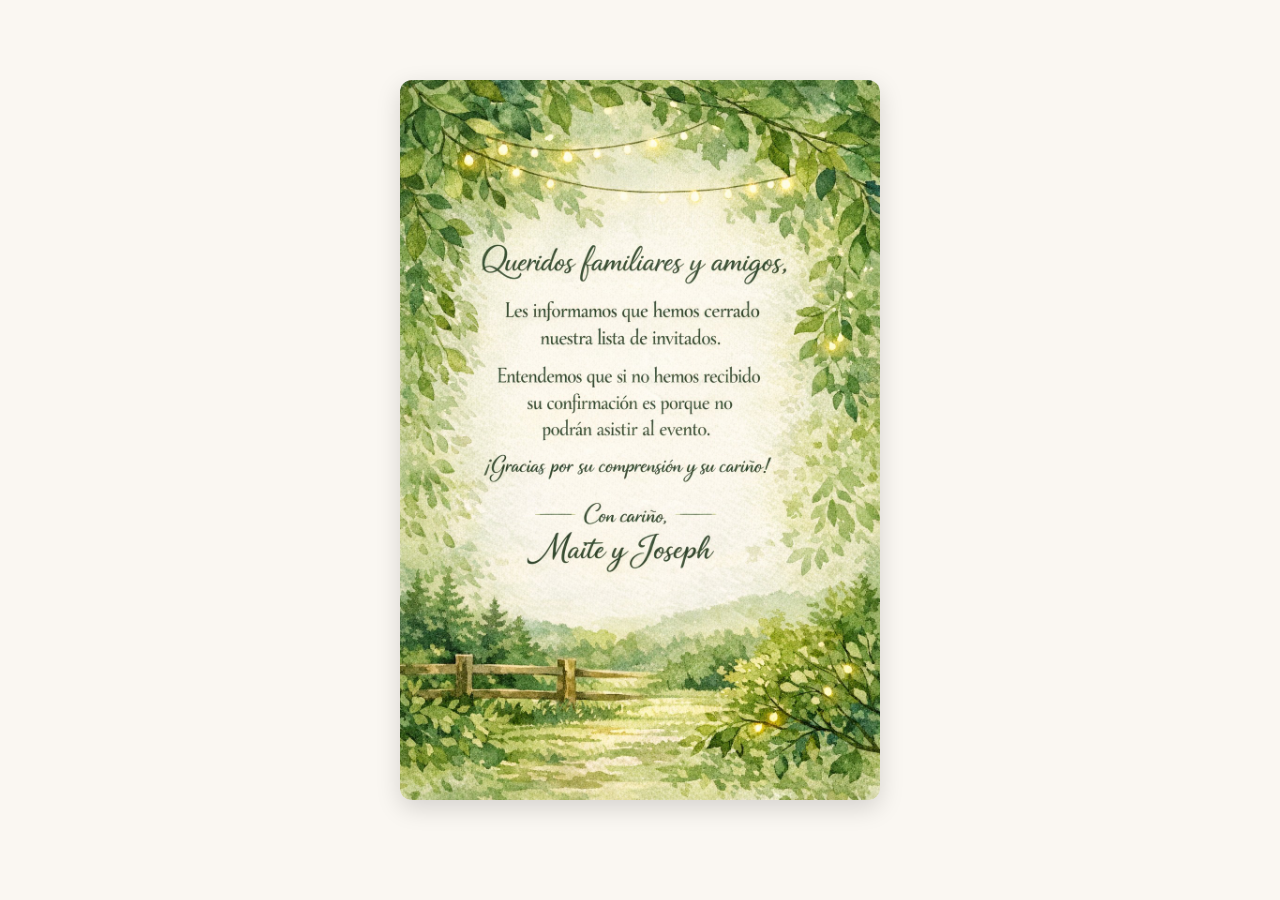
<file: index.html>
<!DOCTYPE html>
<html lang="en">
<head>
  <meta charset="UTF-8" />
  <title>Nuestra Boda</title>
  <meta name="viewport" content="width=device-width, initial-scale=1.0" />
  <style>
    /* Make the page fill the screen and center content */
    body {
      margin: 0;
      min-height: 100vh;
      display: flex;
      flex-direction: column;
      justify-content: center;
      align-items: center;
      background-color: #faf7f2; /* soft background color */
      font-family: system-ui, -apple-system, BlinkMacSystemFont, "Segoe UI", sans-serif;
    }

    .container {
      text-align: center;
      padding: 1.5rem;
    }

    .message-image {
      max-width: 90vw;
      max-height: 80vh;
      height: auto;
      border-radius: 12px;
      box-shadow: 0 8px 24px rgba(0, 0, 0, 0.15);
    }

    .caption {
      margin-top: 1rem;
      font-size: 1rem;
      color: #444;
    }
  </style>
</head>
<body>
  <div class="container">
    <!-- Put your image file (e.g. message.jpg) in the same folder as index.html -->
    <img src="assets/Closed_save_date.jpeg" alt="Message from the bride and groom" class="message-image" />
    <!-- Optional text under the picture -->
    <p class="caption"></p>
  </div>
</body>
</html>
</file>
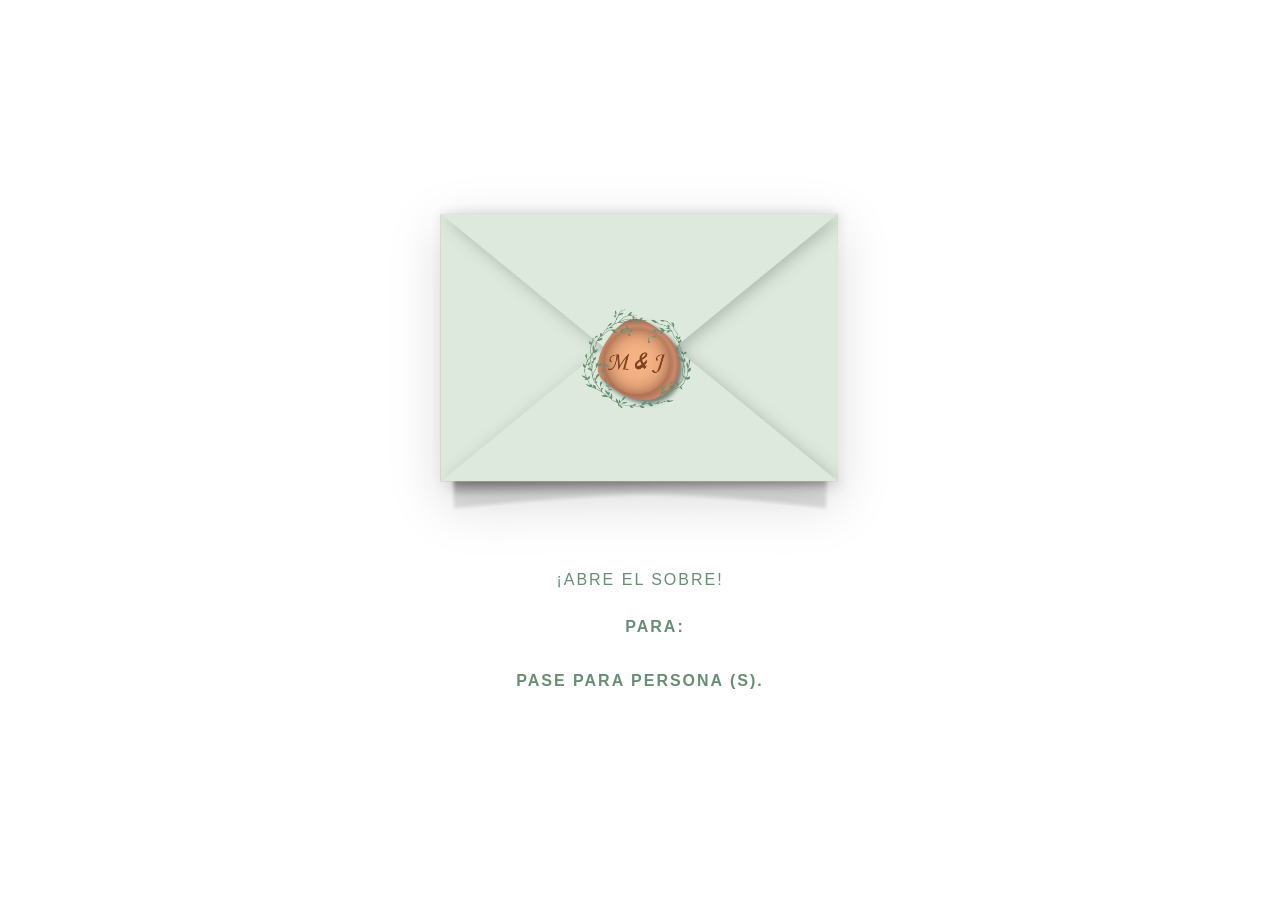
<file: invitacion/index.html>
<!DOCTYPE html>
<html lang="en">
<head>
    <meta charset="UTF-8">
    <meta name="viewport" content="width=device-width, initial-scale=1.0">
    <link rel="icon" type="image/png" href="assets/signature.png">
    <title>Boda Maite & Joseph</title>
    <link rel="stylesheet" href="style.css">
    <link href="https://fonts.googleapis.com/css2?family=Cinzel&family=Great+Vibes&family=Montserrat:wght@300;400&display=swap" rel="stylesheet">
</head>
<body>

    <canvas id="sparkleCanvas"></canvas>

    <div id="envelope-wrapper">
        <div class="envelope-container" onclick="openEnvelope()">
            <img src="assets/closed_envelope.png" alt="Wedding Invitation" class="envelope-img">
        </div>
        <p class="tap-hint">¡Abre el Sobre!</p>
        <h3 class="tap-hint guest-line" style="margin-left: 30px; text-align: center;"><strong>PARA:</strong> <span id="guest-name"></span></h3>
        <h3 class="tap-hint">Pase para <strong id="guest-count"></strong> persona (s).</h3>
    </div>

    <main id="main-content" class="hidden">
        
        <section class="reveal-section wedding-page hero-section">
            <div class="watermark-container">
                <img src="assets/V9_blackwhite.jpg" alt="Maite and Joseph" class="watermark-img">
            </div>
            <div class="content-box hero-text">
                
                <h1>MAITE & JOSEPH</h1>
                <div class="date-box">
                    <hr> <span>Abril 18 2026</span> <hr>
                </div>
            </div>
        </section>

        <section class="reveal-section wedding-page program-section">
            <div class="content-box">
                <h2 class="script-font">Nuestro Día</h2>

                <div class="program-img-container">
                    <img src="assets/signature.png" alt="Wedding Icon" class="program-icon">
                </div>
                        <p> <strong>11:30 AM </strong>Ceremonia</p>
                <p><strong>13:00 PM </strong> Brindis de Bienvenida</p>
                <p><strong>14:30 PM </strong> Almuerzo</p>
                <p><strong>16:00 PM </strong> Celebración</p>
                <p><strong>22:00 PM </strong> Gran Despedida</p>
            </div>
        </section>


        <section class="reveal-section wedding-page">
            <div class="content-box">
                <h2 class="script-font">Código de Vestimenta</h2>
                <p>Vestimenta formal es requerida.</p>
                <p> Agradecemos evitar los siguientes colores:</p>
                <div class="color-dots">
                    <span style="background: #ffff;"></span>
                    <span style="background: #688E74;"></span>
                    <span style="background: #9E3A26;"></span>
                    <span style="background: #000042;"></span>
                    <span style="background: #ffd5c2;"></span>
                </div>

                <div class="attire-gallery">
                    <div class="attire-item">
                        <img src="assets/dress_code.png" alt="Formal Dress Example" class="attire-img">
                    </div>
                </div>

            </div>
        </section>

        <section class="reveal-section wedding-page">
            <div class="content-box venue-layout">
                <div class="venue-text">
                    <h2 class="script-font">Ceremonia y Recepción</h2>
                    <p><strong>Casa de Retiro San Francisco de Sales</strong></p>
                    <p>La Ceremonia Eclesiástica iniciará <strong>puntualmente a las 11h30 am</strong> .</p>
                    <p>Al finalizar, continuaremos la celebración en el mismo lugar, donde compartiremos una tarde especial juntos.</p>
                    
                    <div class="location-container">
                        <a href="https://maps.app.goo.gl/Pzi6jdgbTxBAXGPC9" target="_blank" class="location-link">
                            <span class="location-icon">📍</span> Ver ubicación.
                        </a>
                    </div>
                </div>
                <div class="venue-gallery">
                    <img src="assets/casa_retiro2.webp" alt="Church Interior" class="venue-img-small">
                    <img src="assets/casa_retiro.webp" alt="Church Exterior" class="venue-img-small">
                </div>
            </div>
        </section>

        <section class="reveal-section wedding-page gift-section">
            <div class="content-box">
                <h2 class="script-font">Regalos</h2>
                <h3 class="emma-thanks"><strong>Emma agradece tu detalle.</strong></h3>
                <p class="info-text">Aquí encontrarás la información correspondiente:</p>
                
                <div class="gift-container">
                    <div class="bank-details">
                        <h2 class="bank-title">Cuenta de Ahorros</h2>
                        <p class="bank-info">Banco Pichincha</p>
                        <p class="bank-info"><strong>2200053885</strong></p>
                        <p class="bank-info">Joseph Leines</p>
                        <p class="bank-info">CI:1721543088</p>
                        
                    </div>

                    <div class="emma-picture">
                        <div class="emma-item">
                            <img src="assets/Vertical/emma-transparente.png" alt="Emma" class="emma-img rotated">
                        </div>
                    </div>
                </div>
            </div>
        </section>

        <section class="reveal-section wedding-page">
            <div class="content-box">
                <h2 class="script-font">¡Te esperamos!</h2>
                <p> ¡Si tienes alguna duda, no dudes en escribirnos!</p>
            </div>
        </section>

    </main>

    <script src="script.js"></script>
</body>
</html>
</file>
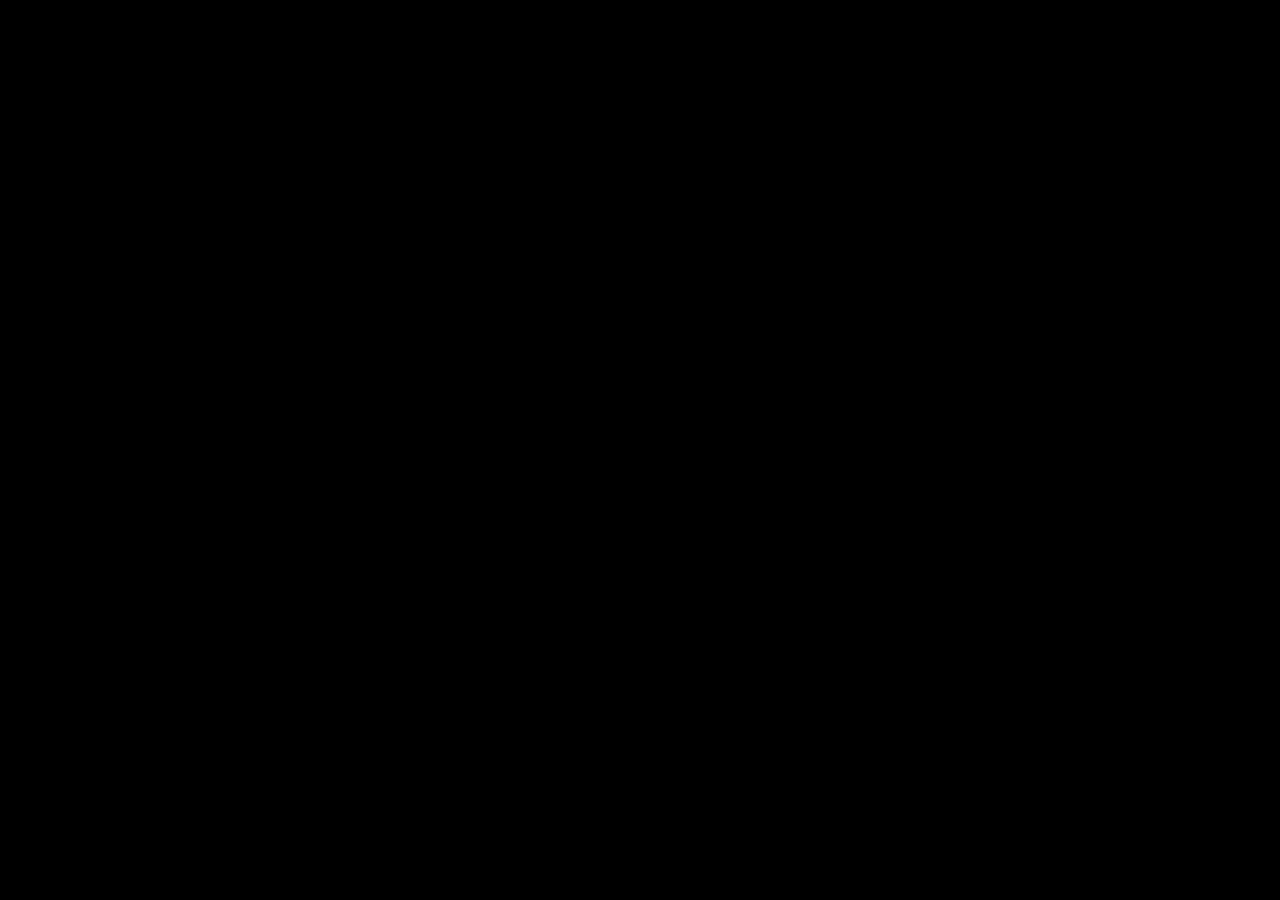
<file: index-en.html>
<!DOCTYPE html>
<html lang="en">
<head>
  <meta charset="UTF-8" />
  <meta name="viewport" content="width=device-width, initial-scale=1.0" />
  <title>Our Wedding | Mai & Joseph</title>

  <!-- Google Font -->
  <link href="https://fonts.googleapis.com/css2?family=Playfair+Display:wght@400;600&family=Inter:wght@300;400;500&display=swap" rel="stylesheet">

  <link rel="stylesheet" href="style_en.css" />
</head>
<body>
  <!-- INTRO VIDEO -->
  <div id="intro">
  <video
    id="introVideoDesktop"
    class="video-desktop"
    autoplay
    muted
    playsinline
    preload="auto"
  >
    <source src="assets/envelope-opening.mp4" type="video/mp4">
  </video>

    <!-- Mobile video -->
  <video
    id="introVideoMobile"
    autoplay
    muted
    playsinline
    preload="auto"
    class="video-mobile"
  >
    <source src="assets/envelope-opening_phone.mp4" type="video/mp4">
  </video>

  <div id="flash"></div>
</div>

  <div id="mainContent" class="hidden">
    <div class="card-wrapper">

      <main class="layout">
        <!-- Decorative stripe -->
        <div class="inner-stripe">
          <span class="vertical-text">MAITE <em>&</em> JOSEPH</span>
        </div>

        <!-- Main content -->
        <section class="content">

          <div class="photo-column">
            <img src="assets/photo6.jpg" alt="Joseph and Mai">
            <img src="assets/photo2.jpg" alt="Joseph and Mai">
            <img src="assets/photo3.jpg" alt="Joseph and Mai">
          </div>

          <div class="text-block">
            <h1>¿Would you join us?</h1>
            <p class="date">April 18, 2026</p>
            <p class="location">Quito, Ecuador</p>
            <p class="note">¡Please, RSVP by filling up your name and phone number!</p>
          </div>

        </section>
      </main>

      <!-- NEW mobile-only image between white box and reply card -->
      <img
        src="assets/mobile-between.png"
        alt="Decoración"
        class="mobile-divider"
      >

      <!-- Envelope (decorative, outside card) -->

      <img src="assets/envelope2.png" alt="Envelope" class="envelope">
      

      <div class="reply-card">

        <img src="assets/reply-card_en.png" alt="Reply Card">

        <form class="reply-form" action="https://docs.google.com/forms/u/0/d/e/1FAIpQLSdnaJiKeTx0etZIDdYv7ZSRSZWpXaZUeWzo4Hgn-O0CDZYRjw/formResponse" method="POST" target="_blank">

          <!-- Yes / No -->
          <label class="checkbox yes">
            <input type="radio" name="entry.877086558" value="YES">
          </label>

          <label class="checkbox no">
            <input type="radio" name="entry.877086558" value="NO">
          </label>

          <!-- Names -->
          <input
            type="text"
            name="entry.1498135098"
            class="name-input"
            placeholder="Your Name"
            required
          >

          <!-- Phone -->
          <input
            type="tel"
            name="entry.1411104922"  
            class="phone-input"
            placeholder="Phone number"
            required
          >

          <button type="submit" class="submit-btn">Send</button>

        </form>

      </div>
    </div>
  </div>

<script src="script.js"></script>

</body>
</html>
</file>
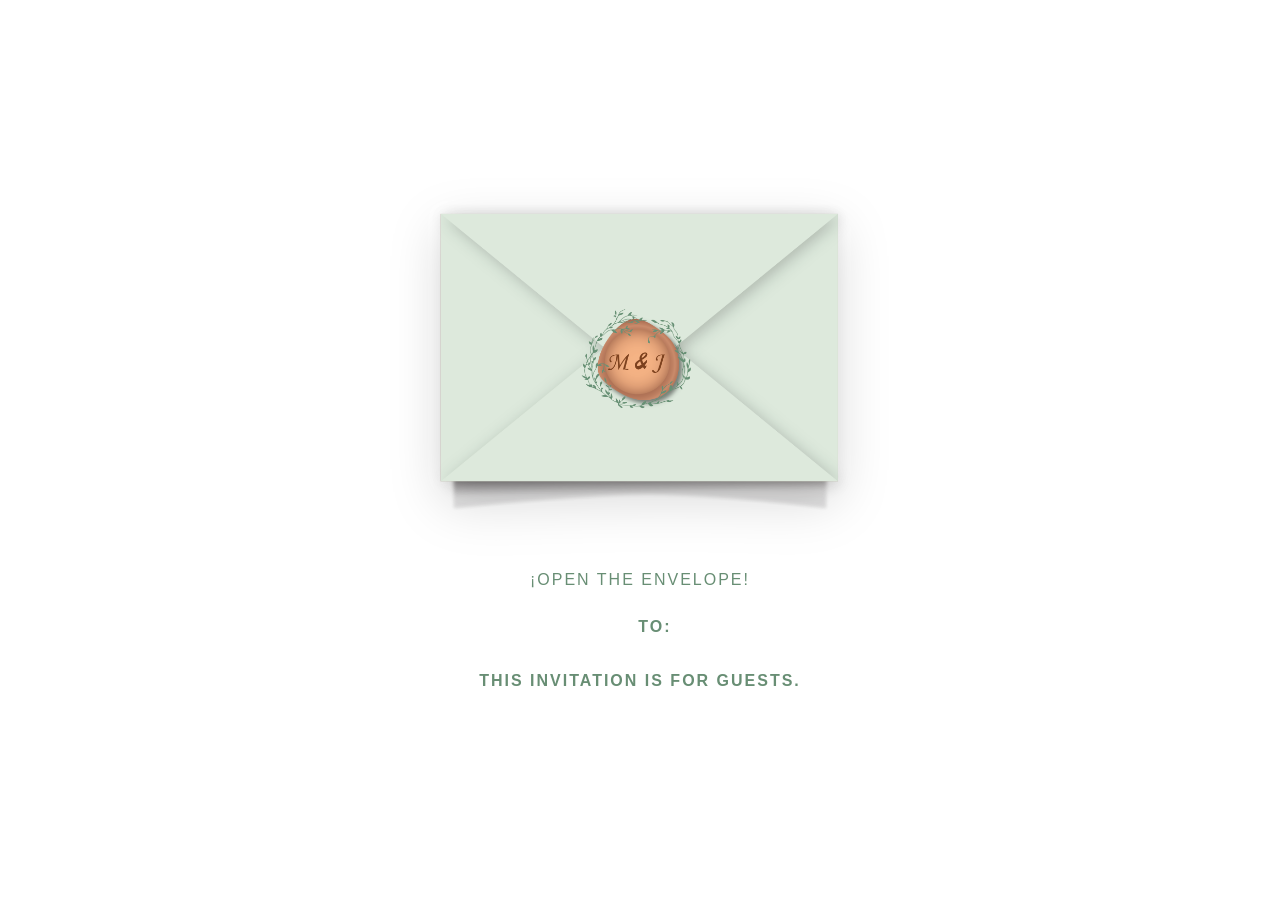
<file: invitacion/index -en.html>
<!DOCTYPE html>
<html lang="en">
<head>
    <meta charset="UTF-8">
    <meta name="viewport" content="width=device-width, initial-scale=1.0">
    <link rel="icon" type="image/png" href="assets/logo2.png">
    <title>Maite & Joseph Wedding</title>
    <link rel="stylesheet" href="style-en.css">
    <link href="https://fonts.googleapis.com/css2?family=Cinzel&family=Great+Vibes&family=Montserrat:wght@300;400&display=swap" rel="stylesheet">
</head>
<body>

    <canvas id="sparkleCanvas"></canvas>

    <div id="envelope-wrapper">
        <div class="envelope-container" onclick="openEnvelope()">
            <img src="assets/closed_envelope.png" alt="Wedding Invitation" class="envelope-img">
        </div>
        <p class="tap-hint">¡Open the envelope!</p>
        <h3 class="tap-hint guest-line" style="margin-left: 30px; text-align: center;"><strong>TO:</strong> <span id="guest-name"></span></h3>
        <h3 class="tap-hint">This invitation is for <strong id="guest-count"></strong> guests.</h3>
    </div>

    <main id="main-content" class="hidden">
        
        <section class="reveal-section wedding-page hero-section">
            <div class="watermark-container">
                <img src="assets/V9_blackwhite.jpg" alt="Maite and Joseph" class="watermark-img">
            </div>
            <div class="content-box hero-text">
                
                <h1>MAITE & JOSEPH</h1>
                <div class="date-box">
                    <hr> <span>April 18 2026</span> <hr>
                </div>
            </div>
        </section>

        <section class="reveal-section wedding-page program-section">
            <div class="content-box">
                <h2 class="script-font">Our Day</h2>

                <div class="program-img-container">
                    <img src="assets/signature.png" alt="Wedding Icon" class="program-icon">
                </div>
                        <p> <strong>11:30 AM </strong>Religious Ceremony</p>
                <p><strong>13:00 PM </strong> Welcome Toast</p>
                <p><strong>14:30 PM </strong> Lunch</p>
                <p><strong>16:00 PM </strong> Party</p>
                <p><strong>22:00 PM </strong> Farewell</p>
            </div>
        </section>


        <section class="reveal-section wedding-page">
            <div class="content-box">
                <h2 class="script-font">Dress Code</h2>
                <p>Formal attire is required.</p>
                <p>Please avoid the following colors:</p>
                <div class="color-dots">
                    <span style="background: #ffff;"></span>
                    <span style="background: #688E74;"></span>
                    <span style="background: #9E3A26;"></span>
                    <span style="background: #000042;"></span>
                    <span style="background: #ffd5c2;"></span>
                </div>

                <div class="attire-gallery">
                    <div class="attire-item">
                        <img src="assets/dress_code.png" alt="Formal Dress Example" class="attire-img">
                    </div>
                </div>

            </div>
        </section>

        <section class="reveal-section wedding-page">
            <div class="content-box venue-layout">
                <div class="venue-text">
                    <h2 class="script-font">Ceremony and Reception</h2>
                    <p><strong>Casa de Retiro San Francisco de Sales</strong></p>
                    <p>The Church Ceremony will begin <strong>promptly at 11:30 am</strong> .</p>
                    <p>At the end, we will continue the celebration in the same place, where we will share a special afternoon together.</p>
                    
                    <div class="location-container">
                        <a href="https://maps.app.goo.gl/Pzi6jdgbTxBAXGPC9" target="_blank" class="location-link">
                            <span class="location-icon">📍</span> View location.
                        </a>
                    </div>
                </div>
                <div class="venue-gallery">
                    <img src="assets/casa_retiro2.webp" alt="Church Interior" class="venue-img-small">
                    <img src="assets/casa_retiro.webp" alt="Church Exterior" class="venue-img-small">
                </div>
            </div>
        </section>

        <section class="reveal-section wedding-page gift-section">
            <div class="content-box">
                <h2 class="script-font">Gifts</h2>
                <h3 class="emma-thanks"><strong>Emma appreciates your thoughtful gesture.</strong></h3>
                <p class="info-text">Here you will find the relevant information:</p>
                
                <div class="gift-container">
                    <div class="bank-details">
                        <h2 class="bank-title">Cuenta de Ahorros</h2>
                        <p class="bank-info">Banco Pichincha</p>
                        <p class="bank-info"><strong>2200053885</strong></p>
                        <p class="bank-info">Joseph Leines</p>
                        <p class="bank-info">CI:1721543088</p>
                        
                    </div>

                    <div class="emma-picture">
                        <div class="emma-item">
                            <img src="assets/Vertical/emma-transparente.png" alt="Emma" class="emma-img rotated">
                        </div>
                    </div>
                </div>
            </div>
        </section>

        <section class="reveal-section wedding-page">
            <div class="content-box">
                <h2 class="script-font">¡We look forward to see you there!</h2>
                <p> If you have any questions, don't hesitate to text us!</p>
            </div>
        </section>

    </main>

    <script src="script.js"></script>
</body>
</html>
</file>
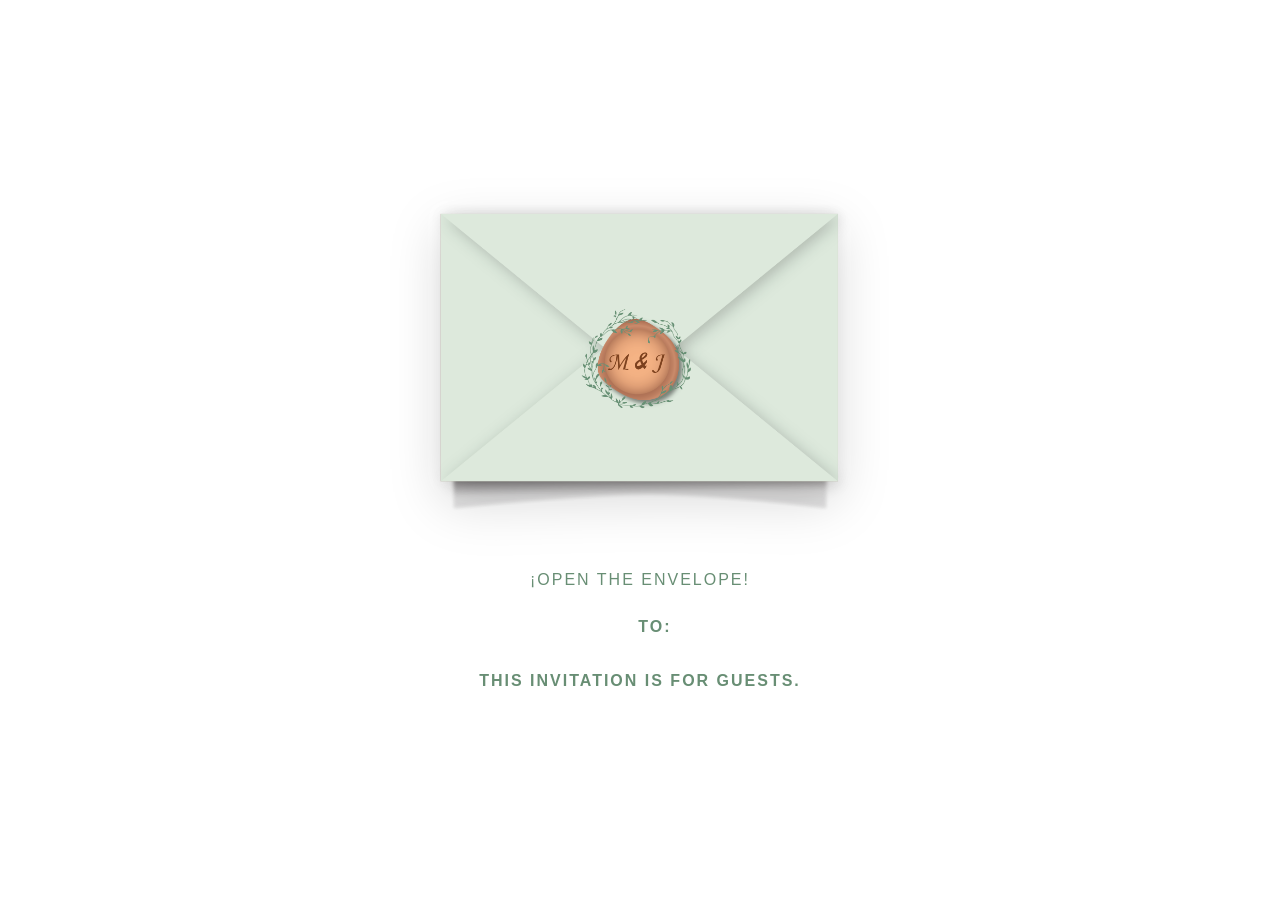
<file: invitacion/index _en.html>
<!DOCTYPE html>
<html lang="en">
<head>
    <meta charset="UTF-8">
    <meta name="viewport" content="width=device-width, initial-scale=1.0">
    <link rel="icon" type="image/png" href="assets/logo2.png">
    <title>Maite & Joseph Wedding</title>
    <link rel="stylesheet" href="style_en.css">
    <link href="https://fonts.googleapis.com/css2?family=Cinzel&family=Great+Vibes&family=Montserrat:wght@300;400&display=swap" rel="stylesheet">
</head>
<body>

    <canvas id="sparkleCanvas"></canvas>

    <div id="envelope-wrapper">
        <div class="envelope-container" onclick="openEnvelope()">
            <img src="assets/closed_envelope.png" alt="Wedding Invitation" class="envelope-img">
        </div>
        <p class="tap-hint">¡Open the envelope!</p>
        <h3 class="tap-hint guest-line" style="margin-left: 30px; text-align: center;"><strong>TO:</strong> <span id="guest-name"></span></h3>
        <h3 class="tap-hint">This invitation is for <strong id="guest-count"></strong> guests.</h3>
    </div>

    <main id="main-content" class="hidden">
        
        <section class="reveal-section wedding-page hero-section">
            <div class="watermark-container">
                <img src="assets/V9_blackwhite.jpg" alt="Maite and Joseph" class="watermark-img">
            </div>
            <div class="content-box hero-text">
                
                <h1>MAITE & JOSEPH</h1>
                <div class="date-box">
                    <hr> <span>April 18 2026</span> <hr>
                </div>
            </div>
        </section>

        <section class="reveal-section wedding-page program-section">
            <div class="content-box">
                <h2 class="script-font">Our Day</h2>

                <div class="program-img-container">
                    <img src="assets/signature.png" alt="Wedding Icon" class="program-icon">
                </div>
                        <p> <strong>11:30 AM </strong>Religious Ceremony</p>
                <p><strong>13:00 PM </strong> Welcome Toast</p>
                <p><strong>14:30 PM </strong> Lunch</p>
                <p><strong>16:00 PM </strong> Party</p>
                <p><strong>22:00 PM </strong> Farewell</p>
            </div>
        </section>


        <section class="reveal-section wedding-page">
            <div class="content-box">
                <h2 class="script-font">Dress Code</h2>
                <p>Formal attire is required.</p>
                <p>Please avoid the following colors:</p>
                <div class="color-dots">
                    <span style="background: #ffff;"></span>
                    <span style="background: #688E74;"></span>
                    <span style="background: #9E3A26;"></span>
                    <span style="background: #000042;"></span>
                    <span style="background: #ffd5c2;"></span>
                </div>

                <div class="attire-gallery">
                    <div class="attire-item">
                        <img src="assets/dress_code.png" alt="Formal Dress Example" class="attire-img">
                    </div>
                </div>

            </div>
        </section>

        <section class="reveal-section wedding-page">
            <div class="content-box venue-layout">
                <div class="venue-text">
                    <h2 class="script-font">Ceremony and Reception</h2>
                    <p><strong>Casa de Retiro San Francisco de Sales</strong></p>
                    <p>The Church Ceremony will begin <strong>promptly at 11:30 am</strong> .</p>
                    <p>At the end, we will continue the celebration in the same place, where we will share a special afternoon together.</p>
                    
                    <div class="location-container">
                        <a href="https://maps.app.goo.gl/Pzi6jdgbTxBAXGPC9" target="_blank" class="location-link">
                            <span class="location-icon">📍</span> View location.
                        </a>
                    </div>
                </div>
                <div class="venue-gallery">
                    <img src="assets/casa_retiro2.webp" alt="Church Interior" class="venue-img-small">
                    <img src="assets/casa_retiro.webp" alt="Church Exterior" class="venue-img-small">
                </div>
            </div>
        </section>

        <section class="reveal-section wedding-page gift-section">
            <div class="content-box">
                <h2 class="script-font">Gifts</h2>
                <h3 class="emma-thanks"><strong>Emma appreciates your thoughtful gesture.</strong></h3>
                <p class="info-text">Here you will find the relevant information:</p>
                
                <div class="gift-container">
                    <div class="bank-details">
                        <h2 class="bank-title">Cuenta de Ahorros</h2>
                        <p class="bank-info">Banco Pichincha</p>
                        <p class="bank-info"><strong>2200053885</strong></p>
                        <p class="bank-info">Joseph Leines</p>
                        <p class="bank-info">CI:1721543088</p>
                        
                    </div>

                    <div class="emma-picture">
                        <div class="emma-item">
                            <img src="assets/Vertical/emma-transparente.png" alt="Emma" class="emma-img rotated">
                        </div>
                    </div>
                </div>
            </div>
        </section>

        <section class="reveal-section wedding-page">
            <div class="content-box">
                <h2 class="script-font">¡We look forward to see you there!</h2>
                <p> If you have any questions, don't hesitate to text us!</p>
            </div>
        </section>

    </main>

    <script src="script.js"></script>
</body>
</html>
</file>
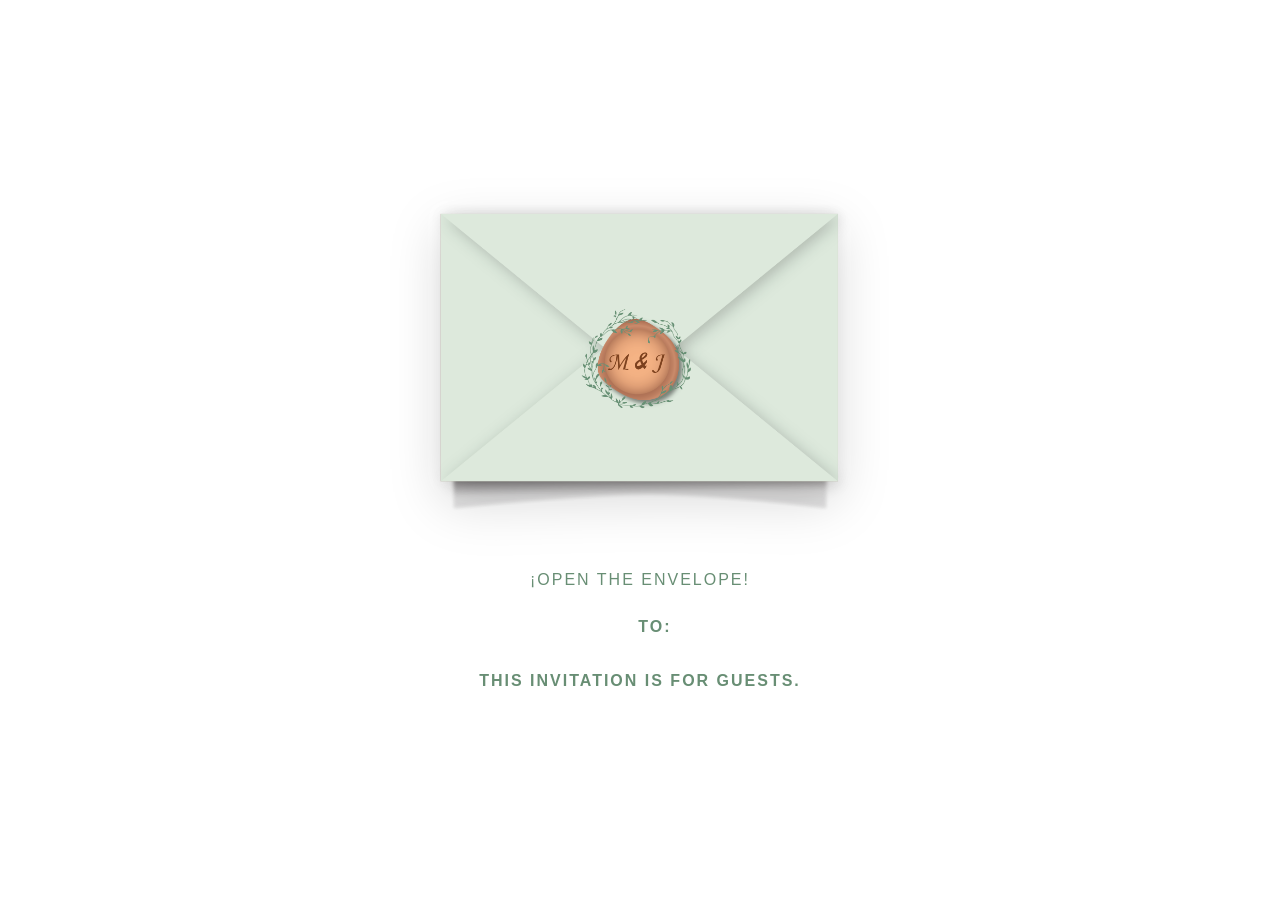
<file: invitacion/index-en.html>
<!DOCTYPE html>
<html lang="en">
<head>
    <meta charset="UTF-8">
    <meta name="viewport" content="width=device-width, initial-scale=1.0">
    <link rel="icon" type="image/png" href="assets/signature.png">
    <title>Maite & Joseph Wedding</title>
    <link rel="stylesheet" href="style-en.css">
    <link href="https://fonts.googleapis.com/css2?family=Cinzel&family=Great+Vibes&family=Montserrat:wght@300;400&display=swap" rel="stylesheet">
</head>
<body>

    <canvas id="sparkleCanvas"></canvas>

    <div id="envelope-wrapper">
        <div class="envelope-container" onclick="openEnvelope()">
            <img src="assets/closed_envelope.png" alt="Wedding Invitation" class="envelope-img">
        </div>
        <p class="tap-hint">¡Open the envelope!</p>
        <h3 class="tap-hint guest-line" style="margin-left: 30px; text-align: center;"><strong>TO:</strong> <span id="guest-name"></span></h3>
        <h3 class="tap-hint">This invitation is for <strong id="guest-count"></strong> guests.</h3>
    </div>

    <main id="main-content" class="hidden">
        
        <section class="reveal-section wedding-page hero-section">
            <div class="watermark-container">
                <img src="assets/V9_blackwhite.jpg" alt="Maite and Joseph" class="watermark-img">
            </div>
            <div class="content-box hero-text">
                
                <h1>MAITE & JOSEPH</h1>
                <div class="date-box">
                    <hr> <span>April 18 2026</span> <hr>
                </div>
            </div>
        </section>

        <section class="reveal-section wedding-page program-section">
            <div class="content-box">
                <h2 class="script-font">Our Day</h2>

                <div class="program-img-container">
                    <img src="assets/signature.png" alt="Wedding Icon" class="program-icon">
                </div>
                        <p> <strong>11:30 AM </strong>Religious Ceremony</p>
                <p><strong>13:00 PM </strong> Welcome Toast</p>
                <p><strong>14:30 PM </strong> Lunch</p>
                <p><strong>16:00 PM </strong> Party</p>
                <p><strong>22:00 PM </strong> Farewell</p>
            </div>
        </section>


        <section class="reveal-section wedding-page">
            <div class="content-box">
                <h2 class="script-font">Dress Code</h2>
                <p>Formal attire is required.</p>
                <p>Please avoid the following colors:</p>
                <div class="color-dots">
                    <span style="background: #ffff;"></span>
                    <span style="background: #688E74;"></span>
                    <span style="background: #9E3A26;"></span>
                    <span style="background: #000042;"></span>
                    <span style="background: #ffd5c2;"></span>
                </div>

                <div class="attire-gallery">
                    <div class="attire-item">
                        <img src="assets/dress_code.png" alt="Formal Dress Example" class="attire-img">
                    </div>
                </div>

            </div>
        </section>

        <section class="reveal-section wedding-page">
            <div class="content-box venue-layout">
                <div class="venue-text">
                    <h2 class="script-font">Ceremony and Reception</h2>
                    <p><strong>Casa de Retiro San Francisco de Sales</strong></p>
                    <p>The Church Ceremony will begin <strong>promptly at 11:30 am</strong> .</p>
                    <p>At the end, we will continue the celebration in the same place, where we will share a special afternoon together.</p>
                    
                    <div class="location-container">
                        <a href="https://maps.app.goo.gl/Pzi6jdgbTxBAXGPC9" target="_blank" class="location-link">
                            <span class="location-icon">📍</span> View location.
                        </a>
                    </div>
                </div>
                <div class="venue-gallery">
                    <img src="assets/casa_retiro2.webp" alt="Church Interior" class="venue-img-small">
                    <img src="assets/casa_retiro.webp" alt="Church Exterior" class="venue-img-small">
                </div>
            </div>
        </section>


        <section class="reveal-section wedding-page">
            <div class="content-box">
                <h2 class="script-font">¡We look forward to see you there!</h2>
                <p> If you have any questions, don't hesitate to text us!</p>
            </div>
        </section>

    </main>

    <script src="script-en.js"></script>
</body>
</html>
</file>
<file: invitacion/style.css>
:root {
    --copper: #BB7E5E;
    --light-sage: #D4E4D2;
    --deep-sage: #688E74;
    --paper: #F7F5F3;
}

body {
    margin: 0;
    padding: 0;
    font-family: 'Montserrat', sans-serif;
    background-color: var(--paper);
    overflow-x: hidden;
}

/* Full Screen Section with Floral Background */
/* Base style for all screens */
.wedding-page {
    min-height: 100vh;
    display: flex;
    justify-content: center;
    align-items: center;
    background-size: cover;
    background-position: center;
    background-repeat: no-repeat;
    padding: 40px 20px;
    box-sizing: border-box;
    position: relative;
    
    /* MOBILE BACKGROUND (Default) */
    background-image: url('assets/Background_weddinn_invitation.png');
}

/* DESKTOP BACKGROUND (Screens wider than 1024px) */
@media (min-width: 1024px) {
    .wedding-page {
        /* Replace 'Desktop_Background.jpg' with your wide-format filename */
        background-image: url('assets/Desktop_Background.png'); 
        
        /* Optional: Fixed background creates a "parallax" feel on desktop */
        background-attachment: fixed; 
    }
}

.content-box {
    text-align: center;
    max-width: 600px;
    color: var(--deep-sage);
}

/* Envelope Styling */
/* Loading screen background set to white */
#envelope-wrapper {
    position: fixed;
    inset: 0;
    background: #FFFFFF; /* Changed from green to white */
    display: flex;
    flex-direction: column;
    justify-content: center;
    align-items: center;
    z-index: 1000;
    transition: opacity 1s ease, visibility 1s;
}

.hidden { display: none; }

/* Image container styling */
.envelope-container {
    width: 90%;
    max-width: 450px; /* Adjust size to your preference */
    cursor: pointer;
    transition: transform 0.3s ease;
    filter: drop-shadow(0 15px 25px rgba(0,0,0,0.15));
}

.envelope-container:hover {
    transform: scale(1.02);
}

.envelope-img {
    width: 100%;
    height: auto;
    display: block;
}

.tap-hint {
    margin-top: 20px;
    font-family: 'Courgette', sans-serif;
    color: var(--deep-sage);
    letter-spacing: 2px;
    text-transform: uppercase;
    font-size: 1rem;
    animation: fadePulse 2s infinite;
}



@keyframes fadePulse {
    0%, 100% { opacity: 0.4; }
    50% { opacity: 1; }
}

/* Scroll Animation */
.reveal-section {
    opacity: 0;
    transform: translateY(100px);
    transition: all 1s ease-in-out;
}

.reveal-section.active {
    opacity: 1;
    transform: translateY(0);
}

/* Styling Elements */
h1 { font-family: 'Cinzel', serif; font-size: 2.8rem; margin: 10px 0; }
.script-font { font-family: 'Great Vibes', cursive; font-size: 3rem; color: var(--copper); }

p {
    font-family: 'Courgette', serif; /* You can change this to any font you've imported */
    line-height: 1.6; /* This makes the text easier to read */
    margin: 10px 0;
}

/* Desktop Styles */
@media (min-width: 1024px) {
    h1 { font-family: 'Cinzel', serif; font-size: 3rem; margin: 10px 0; }
.script-font { font-family: 'Great Vibes', cursive; font-size: 3rem; color: var(--copper); }
p {font-size: 1.5rem;}
}



.date-box { display: flex; align-items: center; justify-content: center; gap: 10px; }
.date-box hr { width: 50px; border: 0; border-top: 1px solid var(--deep-sage); }

.color-dots { display: flex; justify-content: center; gap: 15px; margin-top: 20px; }
.color-dots span { width: 25px; height: 25px; border-radius: 50%; border: 1px solid black; }

.rsvp-btn {
    margin-top: 20px;
    padding: 12px 30px;
    background: var(--copper);
    color: white;
    border: none;
    font-family: 'Cinzel', serif;
    cursor: pointer;
    transition: 0.3s;
}

canvas { position: fixed; top: 0; left: 0; pointer-events: none; z-index: 999; }


/* Venue Side-by-Side Layout */
.venue-layout {
    display: flex;
    flex-direction: column; /* Stacked by default for Mobile */
    align-items: center;
    gap: 5px;
    width: 100%;
    max-width: 900px;
}

.venue-text {
    flex: 1;
    padding: 20px;
}

.venue-gallery {
    flex: 1;
    display: grid;
    grid-template-columns: 1fr 1fr;
    gap: 10px;
    width: 100%;
}

.venue-img-small {
    width: 100%;
    height: 250px;
    object-fit: cover;
    border: 3px solid white;
    box-shadow: 0 5px 15px rgba(0,0,0,0.1);
    border-radius: 5px;
}

/* Desktop Styles */
@media (min-width: 1024px) {
    .venue-layout {
        flex-direction: row; /* Side-by-side for Desktop */
        text-align: left;
    }
    
    /* Flip the second section for visual variety */
    .venue-layout.reverse {
        flex-direction: row-reverse;
        text-align: right;
    }

    .venue-img-small {
        height: 300px;
    }
}


/* Mobile settings (Standard) */
.content-box {
    padding-top: 30px;       /* Distance from the edge of the phone screen */
}

h1,h2 {
    margin-top: 50px;    /* Space above the title */
    margin-bottom: 20px; /* Space between title and the text/paragraph below */
}

p {
    margin-bottom: 5px; /* Space between paragraphs */
}

.venue-gallery {
    margin-bottom: 0px;    /* Space between the text and the venue pictures */
}

@media (min-width: 1024px) {
    .content-box {
        padding-top: 60px;       /* More generous padding for larger screens */
    }

    h1, h2 {
        margin-bottom: 40px; /* Larger gap between titles and text */
    }

    .venue-layout {
        gap: 50px;           /* Distance specifically between text and pictures */
    }
}


/* Attire Gallery Styling */
.attire-gallery {
    display: flex;
    justify-content: center;
    gap: 20px;
    margin-top: 30px;
    width: 100%;
}

.attire-item {
    flex: 1;
    max-width: 150px; /* Keeps them neat on mobile */
}

.attire-img {
    width: 100%;
    height: auto;
    border-radius: 15px; /* Matches your carousel style */
    border: 2px solid white;
    box-shadow: 0 4px 10px rgba(0,0,0,0.1);
    object-fit: cover;
}


/* Desktop Adjustments */
@media (min-width: 1024px) {
    .attire-item {
        max-width: 200px; /* Slightly larger for desktop */
    }
    
    .attire-gallery {
        gap: 40px;
    }
}



/* Increase font size for specific bank lines EMMA */

.gift-section h2.script-font {
    margin-top: 100px !important; /* Increased to push it significantly lower */
    margin-bottom: 10px;
    display: block; /* Ensures margin is respected */
}

.gift-section h3 {
    font-family: 'Courgette'!important;
    font-size: 1.5em !important;
    line-height: 1.2; /* Prevents taller cursive letters from overlapping */
    
}


/* 1. Column Layout */
.gift-container {
    display: flex;
    align-items: center; /* Centers items vertically */
    justify-content: space-between;
    gap: 10px;
    margin-top: 20px;
}

.bank-details {
    flex: 1;
    text-align: left; /* Aligns text to the left in its column */
}

.emma-picture {
    flex: 1;
    display: flex;
    justify-content: center;
}

/* 2. Emma's Image Styling & Rotation */
.emma-img.rotated {
    max-width: 250px;
    height: auto;
    /* This creates the "emotional" tilt */
    transform: rotate(8deg); 
    filter: drop-shadow(0 10px 15px rgba(0,0,0,0.1));
    transition: transform 0.3s ease;
}

.emma-img.rotated:hover {
    transform: rotate(0deg) scale(1.05); /* Straightens and grows slightly on hover */
}

/* 3. Typography Adjustments */
.gift-section h2.script-font {
    margin-top: 80px !important;
    margin-bottom: 5px;
}

.emma-thanks {
    font-family: 'Courgette', cursive !important;
    font-size: 1.5em !important;
    color: var(--deep-sage);
    margin-bottom: 5px;
}

.bank-title {
    margin-top: 0;
    margin-bottom: 10px;
    color: #688E74;
    font-family: 'Courgette';
    font-size: 2rem;
}

/* 4. Mobile Responsiveness */
/* Mobile Adjustment */
@media (max-width: 768px) {
    .gift-container {
        display: flex;
        flex-direction: row; /* Forces side-by-side on mobile */
        align-items: center;
        justify-content: center;
        gap: 10px; /* Smaller gap for narrow screens */
        width: 100%;
    }
    .gift-section h2.script-font {
        margin-top: 30px !important; 
    }
    .bank-details {
        flex: 1.2; /* Gives slightly more space to the text */
        text-align: center; /* Keeps text aligned left next to Emma */
    }

    .emma-picture {
        flex: 0.8; /* Keeps Emma's column slightly narrower */
    }

    /* Font size adjustments for tight space */
    .bank-title { 
        font-size: 1.3rem !important; 
        margin-bottom: 5px;
        font-family: 'Courgette';
    }
    
    .bank-info { 
        font-size: 1.1rem !important; 
        margin: 2px 0;
    }

    .emma-img.rotated {
        max-width: 200px; /* Scaled down to fit next to text */
        transform: rotate(15deg);
    }
}



/* Container for the whole section */
.main-hero {
    position: relative; /* Necessary to position the watermark inside */
    overflow: hidden;
}

/* Watermark Styling */
.watermark-container {
    position: flex;
    height: 100vh;
    width: 100%;
    max-width: 700px; /* Limits size on desktop */
    z-index: 1; /* Puts it behind the text */
    pointer-events: none; /* Allows clicks to pass through to the text/buttons */
    margin-top: -20px;
}

.watermark-img {
    width: 85%;
    height: 100vh;
    opacity: 0.15; /* This creates the "faded" watermark look. Adjust between 0.1 and 0.3 */
    filter: grayscale(10%) sepia(5%); /* Optional: blends it better with the sage theme */
    box-shadow: inset 0 0 8px 8px #fff;
}

/* Ensuring the text stays on top */
.hero-text {
    position: right;
    z-index: 2; /* Higher than the watermark z-index */
    text-shadow: 0px 0px 10px rgba(255, 255, 255, 0.8); /* Helps text pop over the photo */
}

/* Mobile Tweak */
@media (max-width: 768px) {
    .watermark-container {
        width: 100%; /* Makes it fit better on phone screens */
        max-width: none;
    }

    .watermark-container {
    position: absolute;
    top: 50%;
    left: 50%;
    transform: translate(-50%, -50%); /* Centers the image perfectly */
    width: 100%;
    max-width: 500px; /* Limits size on desktop */
    z-index: 1; /* Puts it behind the text */
    pointer-events: none; /* Allows clicks to pass through to the text/buttons */
    }

    .watermark-img {
    width: 100%;
    height: auto;
    opacity: 0.2; /* This creates the "faded" watermark look. Adjust between 0.1 and 0.3 */
    filter: grayscale(20%) sepia(10%); /* Optional: blends it better with the sage theme */
    }

    .hero-text {
    margin-top: 350px;  
    }


}


/* Hero-Specific Background */
.hero-section.wedding-page {
    /* Replace with your unique hero background file */
    background-image: url('assets/Background_weddinn_invitation_hero.png');
    background-size: cover;
    background-position: center;
}

/* If you want a different hero background for Desktop specifically */
@media (min-width: 1024px) {
    .hero-section.wedding-page {
        background-image: url('assets/Desktop_Background_hero.png');
        background-attachment: fixed; /* Keeps the parallax effect if desired */
    }
}



/* Container to manage spacing */

.program-section h2.script-font {
        margin-top: -70px !important; 
}

.program-img-container {
    margin: 15px 0 25px 0; /* 15px space above, 25px space below the image */
    display: flex;
    justify-content: center;
}

/* Styling the small image */
.program-icon {
    width: 150px;  /* Adjust this width for the size you want */
    height: auto;
    opacity: 0.8; /* Subtle transparency to blend with the sage theme */
    filter: drop-shadow(0 2px 5px rgba(0,0,0,0.1));
}

/* Mobile Tweak */
@media (max-width: 768px) {
    .program-icon {
        width: 100px; /* Slightly smaller for mobile screens */
    }
    .program-img-container {
        margin: 10px 0 20px 0;
    }

    .program-section h2.script-font {
        margin-top: 0px !important; 
    }
}
</file>
<file: style_en.css>
/* Reset */
* {
  margin: 0;
  padding: 0;
  box-sizing: border-box;
}

/* Base */

body {
  margin: 0;
  font-family: 'Inter', sans-serif;
  background: #f4efe9;
}

#intro {
  position: fixed;
  inset: 0;
  width: 100%;
  height: 100svh; /* 🔑 mobile-safe viewport height */

  background: black;
  z-index: 1000;

  display: flex;
  align-items: center;
  justify-content: center;
}

#intro {
  height: 100vh;
  height: 100svh;
}


.video-desktop,
.video-mobile {
  position: absolute;
  top: 50%;
  left: 50%;
  transform: translate(-50%, -50%);
  min-width: 100%;
  min-height: 100%;
  width: auto;
  height: auto;
  object-fit: cover;
}


/* Default: show desktop video, hide mobile video */
.video-desktop { display: block; }
.video-mobile  { display: none; }


#flash {
  position: absolute;
  inset: 0;
  background: white;
  opacity: 0;
  pointer-events: none;
  transition: opacity 0.3s ease;
}


.hidden {
  display: none;
}

#mainContent {
  min-height: 100vh;
  display: flex;
  align-items: center;
  justify-content: flex-start;
  animation: fadeIn 1.2s ease forwards;
}

@keyframes fadeIn {
  from {
    opacity: 0;
    transform: scale(0.98);
  }
  to {
    opacity: 1;
    transform: scale(1);
  }
}


body {
  font-family: 'Inter', sans-serif;
  background: #f4efe9;
  min-height: 100vh;
  display: flex;
  align-items: center;
  justify-content: flex-start;  /* ← stop centering */
  padding-left: 20vw;            /* ← gentle left offset */
}

/* Layout */
.layout {
  position: relative;       
  
  background: #fff;
  box-shadow: 0 20px 40px rgba(0,0,0,0.1);
  max-width: 760px;
  width: 90%;
  min-height: 700px;
  display: flex;
}

/* Vertical strip */

.inner-stripe {
  position: absolute;
  top: 30px;
  right: 15%;
  /*height: 100%;*/
  width: 80px;

  background: #fff;

  display: flex;
  align-items: center;
  justify-content: center;
}

.vertical-text {
  writing-mode: vertical-rl;
  text-orientation: mixed;
  font-family: 'Playfair Display', serif;
  font-size: 2.5rem;
  letter-spacing: 0.2em;
  text-transform: uppercase;
}

.vertical-text em {
  font-style: italic;
  text-transform: lowercase;
  letter-spacing: normal;
}

/* Main content */
.content {
  flex: 1;
  padding: 4rem 3rem 4rem 6rem; 

  display: flex;
  flex-direction: row;

  justify-content: space-between;   /* ↓ bottom */
  align-items: flex-end;       /* → right */

  text-align: right;
  gap: 3rem;
}


.content h1 {
  font-family: 'Playfair Display', serif;
  font-size: 1.2rem;
  margin-bottom: 1.2rem;
  line-height: 2;   /* tighter for names */
}

.date {
  font-size: 1.1rem;
  margin-bottom: 0.3rem;
}

.location {
  font-size: 1rem;
  color: #666;
  margin-bottom: 1.5rem;
}

.note {
  font-size: 0.9rem;
  color: #888;
}


.photo-column {
  display: flex;
  flex-direction: column;
  gap: 1rem;
}

.photo-column img {
  width: 200px;
  height: 200px;
  object-fit: cover;
  border-radius: 6px;
}

.card-wrapper {
  position: relative; /* anchor for envelope */
}

.envelope {
  position: absolute;

  right: -450px;     /* move to the right of the card */
  bottom: 0px;    /* push it under the card */

  width: 260px;      /* adjust to taste */
  z-index: -1;       /* ← makes it sit UNDER the white box */
  transform: scale(2.3);
  transform-origin: bottom right; /* 🔑 THIS FIXES IT */
}


.reply-card {
  position: absolute;

  right: -700px;
  bottom: 0px;

  width: 450px;

  z-index: 2; /* above envelope, below main card if desired */

  /*outline: 2px dashed red;*/
}

.reply-card img {
  width: 100%;
  display: block;
  pointer-events: none;
}

.reply-form {
  position: absolute;
  inset: 0; /* fills the image */
  /*outline: 2px dashed blue;*/
  z-index: 5;
}


.checkbox {
  position: absolute;
  width: 24px;
  height: 24px;
  border: 2px solid #BB7E5E;
  background: rgba(247, 185, 152, 0.66);
  cursor: pointer;
  z-index: 10;

  display: flex;
  align-items: center;
  justify-content: center;
}

.checkbox input {
  position: absolute;
  top: 0;
  left: 0;
  width: 100%;
  height: 100%;
  margin: 0;
  padding: 0;
  cursor: pointer;
  background: rgba(0, 255, 0, 0.4);
}

.checkbox.yes {
  top: 42%;
  left: 35%;
}

.checkbox.no {
  top: 42%;
  left: 57%;
}


.name-input {
  position: absolute;

  bottom: 45%;
  left: 40%;
  width: 25%;
  height: 20px;
  

  border: 2px ;
  background: rgba(247, 185, 152, 0.66); /* light blue */
  font-family: 'Playfair Display', serif;
  font-size: 0.9rem;

  outline: none;
  padding: 4px 6px;
}


.phone-input {
  position: absolute;
  bottom: 39%;
  left: 40%;
  width: 25%;
  height: 20px;
  

  border: 2px ;
  background: rgba(247, 185, 152, 0.66); /* light blue */
  font-family: 'Playfair Display', serif;
  font-size: 0.9rem;

  outline: none;
  padding: 4px 6px;
}

.submit-btn {
  position: absolute;

  bottom: 23%;
  left: 40%;

  background: rgba(247, 185, 152, 0.66); /* soft orange */
  border: 2px solid #BB7E5E;
  border-radius: 4px;

  font-size: 0.75rem;
  padding: 6px 10px;

  cursor: pointer;
}

.mobile-divider {
  display: none;
}

/* Mobile adaptation */
@media (max-width: 768px) {

  /* Use mobile video on small screens */
  .video-desktop { display: none; }
  .video-mobile  { display: block; }

  /* Reset main layout */
  #mainContent {
    padding-left: 0;
    justify-content: center;
  }

  #intro {
    background: #f4efe9;      /* same color as page */
    display: flex;
    align-items: center;
    justify-content: center;
  }

  #intro video {
    position: static;         /* let flexbox center it */
    transform: none;

    width: 100%;
    height: 100%;
    max-width: 100%;
    max-height: 100%;

    object-fit: cover;        /* fill area */
    background: #f4efe9;
  }

  body {
    padding-left: 0;
    justify-content: center;
  }


  .card-wrapper {
    width: 100%;
    display: flex;
    flex-direction: column;
    align-items: center;
  }


  .envelope {
    position: absolute;
    right: auto;
    bottom: auto;

    width: 80%;
    max-width: 320px;

    transform: scale(1);
    margin-top: 15%;
    
    z-index: 0;
  }

  .layout {
    max-width: 70%;
    min-height: auto;
    margin-top: 70%;
    z-index: 1;
  }

  .content {
    display: grid;

    grid-template-columns: 60px 1fr;
    grid-template-rows: auto auto;

    grid-template-areas:
      "stripe photos"
      "info   info";

    gap: 1.5rem;

    padding: 5% 5% 5% 5%;
    align-items: start;
  }

  .inner-stripe {
    background: #fff;  /* keep the white stripe visible */
    display: flex;
    position: absolute;
    left: 5%;
    top: 5%;
  }

  .vertical-text {
    writing-mode: vertical-rl;
    font-size: 1.7rem;
    letter-spacing: 0.25em;;
  }

  .photo-column {
    grid-area: photos;

    display: flex;
    flex-direction: column;
    align-items: center;
    gap: 0.5rem;
  }

  .photo-column img {
    width: 100%;
    max-width: none;
    height: 113px;

  }

  .text-block {
    grid-area: info;
    text-align: center;
    margin-top: 1rem;
  }

  .content h1 {
  font-family: 'Playfair Display', serif;
  font-size: 1.5rem;
  line-height: 1.3;   /* tighter for names */
  }

  .date {
    font-size: 0.75rem;
    margin-bottom: 0.3rem;
  }

  .location {
    font-size: 0.6rem;
    color: #666;
    margin-bottom: 1.5rem;
  }

  .note {
    font-size: 1rem;
    color: #888;
  }

  .reply-card {
    position: relative;
    left: 3.5%;
    bottom: auto;

    width: 100%;
    max-width: 320px;

    margin-top: -40px; /* attached to white box */
    z-index: 2;
  }

    .checkbox {
    width: 12px;
    height: 12px;
  }

  .checkbox.yes {
    top: 42%;   /* adjust until the box aligns with the art */
  }

  .checkbox.no {
    top: 42%;
  }
    

    .name-input {
    width: 23%;
    height: 14px;
    font-size: 0.6rem;

  }
  
  .phone-input {
    width: 23%;
    height: 14px;
    font-size: 0.6rem;
  }

  
  .reply-form {
    position: absolute;
    inset: 0;
  }


    .submit-btn {
    position: absolute;

    bottom: 10%;
    left: 40%;

    background: rgba(247, 185, 152, 0.66); /* soft orange */
    border: 2px solid #BB7E5E;
    border-radius: 4px;

    font-size: 0.75rem;
    padding: 6px 10px;
    font-size: 0.5rem;

  }

  .mobile-divider {
    display: block;
    width: 20%;
    max-width: 320px;
    margin-top: 10px;
    margin-bottom: 10px;
  }
  
  
}
</file>
<file: invitacion/style-en.css>
:root {
    --copper: #BB7E5E;
    --light-sage: #D4E4D2;
    --deep-sage: #688E74;
    --paper: #F7F5F3;
}

body {
    margin: 0;
    padding: 0;
    font-family: 'Montserrat', sans-serif;
    background-color: var(--paper);
    overflow-x: hidden;
}

/* Full Screen Section with Floral Background */
/* Base style for all screens */
.wedding-page {
    min-height: 100vh;
    display: flex;
    justify-content: center;
    align-items: center;
    background-size: cover;
    background-position: center;
    background-repeat: no-repeat;
    padding: 40px 20px;
    box-sizing: border-box;
    position: relative;
    
    /* MOBILE BACKGROUND (Default) */
    background-image: url('assets/Background_weddinn_invitation.png');
}

/* DESKTOP BACKGROUND (Screens wider than 1024px) */
@media (min-width: 1024px) {
    .wedding-page {
        /* Replace 'Desktop_Background.jpg' with your wide-format filename */
        background-image: url('assets/Desktop_Background.png'); 
        
        /* Optional: Fixed background creates a "parallax" feel on desktop */
        background-attachment: fixed; 
    }
}

.content-box {
    text-align: center;
    max-width: 600px;
    color: var(--deep-sage);
}

/* Envelope Styling */
/* Loading screen background set to white */
#envelope-wrapper {
    position: fixed;
    inset: 0;
    background: #FFFFFF; /* Changed from green to white */
    display: flex;
    flex-direction: column;
    justify-content: center;
    align-items: center;
    z-index: 1000;
    transition: opacity 1s ease, visibility 1s;
}

.hidden { display: none; }

/* Image container styling */
.envelope-container {
    width: 90%;
    max-width: 450px; /* Adjust size to your preference */
    cursor: pointer;
    transition: transform 0.3s ease;
    filter: drop-shadow(0 15px 25px rgba(0,0,0,0.15));
}

.envelope-container:hover {
    transform: scale(1.02);
}

.envelope-img {
    width: 100%;
    height: auto;
    display: block;
}

.tap-hint {
    margin-top: 20px;
    font-family: 'Courgette', sans-serif;
    color: var(--deep-sage);
    letter-spacing: 2px;
    text-transform: uppercase;
    font-size: 1rem;
    animation: fadePulse 2s infinite;
}



@keyframes fadePulse {
    0%, 100% { opacity: 0.4; }
    50% { opacity: 1; }
}

/* Scroll Animation */
.reveal-section {
    opacity: 0;
    transform: translateY(100px);
    transition: all 1s ease-in-out;
}

.reveal-section.active {
    opacity: 1;
    transform: translateY(0);
}

/* Styling Elements */
h1 { font-family: 'Cinzel', serif; font-size: 2.8rem; margin: 10px 0; }
.script-font { font-family: 'Great Vibes', cursive; font-size: 3rem; color: var(--copper); }

p {
    font-family: 'Courgette', serif; /* You can change this to any font you've imported */
    line-height: 1.6; /* This makes the text easier to read */
    margin: 10px 0;
}

/* Desktop Styles */
@media (min-width: 1024px) {
    h1 { font-family: 'Cinzel', serif; font-size: 3rem; margin: 10px 0; }
.script-font { font-family: 'Great Vibes', cursive; font-size: 3rem; color: var(--copper); }
p {font-size: 1.5rem;}
}



.date-box { display: flex; align-items: center; justify-content: center; gap: 10px; }
.date-box hr { width: 50px; border: 0; border-top: 1px solid var(--deep-sage); }

.color-dots { display: flex; justify-content: center; gap: 15px; margin-top: 20px; }
.color-dots span { width: 25px; height: 25px; border-radius: 50%; border: 1px solid black; }

.rsvp-btn {
    margin-top: 20px;
    padding: 12px 30px;
    background: var(--copper);
    color: white;
    border: none;
    font-family: 'Cinzel', serif;
    cursor: pointer;
    transition: 0.3s;
}

canvas { position: fixed; top: 0; left: 0; pointer-events: none; z-index: 999; }


/* Venue Side-by-Side Layout */
.venue-layout {
    display: flex;
    flex-direction: column; /* Stacked by default for Mobile */
    align-items: center;
    gap: 5px;
    width: 100%;
    max-width: 900px;
}

.venue-text {
    flex: 1;
    padding: 20px;
}

.venue-gallery {
    flex: 1;
    display: grid;
    grid-template-columns: 1fr 1fr;
    gap: 10px;
    width: 100%;
}

.venue-img-small {
    width: 100%;
    height: 250px;
    object-fit: cover;
    border: 3px solid white;
    box-shadow: 0 5px 15px rgba(0,0,0,0.1);
    border-radius: 5px;
}

/* Desktop Styles */
@media (min-width: 1024px) {
    .venue-layout {
        flex-direction: row; /* Side-by-side for Desktop */
        text-align: left;
    }
    
    /* Flip the second section for visual variety */
    .venue-layout.reverse {
        flex-direction: row-reverse;
        text-align: right;
    }

    .venue-img-small {
        height: 300px;
    }
}


/* Mobile settings (Standard) */
.content-box {
    padding-top: 30px;       /* Distance from the edge of the phone screen */
}

h1,h2 {
    margin-top: 50px;    /* Space above the title */
    margin-bottom: 20px; /* Space between title and the text/paragraph below */
}

p {
    margin-bottom: 5px; /* Space between paragraphs */
}

.venue-gallery {
    margin-bottom: 0px;    /* Space between the text and the venue pictures */
}

@media (min-width: 1024px) {
    .content-box {
        padding-top: 60px;       /* More generous padding for larger screens */
    }

    h1, h2 {
        margin-bottom: 40px; /* Larger gap between titles and text */
    }

    .venue-layout {
        gap: 50px;           /* Distance specifically between text and pictures */
    }
}


/* Attire Gallery Styling */
.attire-gallery {
    display: flex;
    justify-content: center;
    gap: 20px;
    margin-top: 30px;
    width: 100%;
}

.attire-item {
    flex: 1;
    max-width: 150px; /* Keeps them neat on mobile */
}

.attire-img {
    width: 100%;
    height: auto;
    border-radius: 15px; /* Matches your carousel style */
    border: 2px solid white;
    box-shadow: 0 4px 10px rgba(0,0,0,0.1);
    object-fit: cover;
}


/* Desktop Adjustments */
@media (min-width: 1024px) {
    .attire-item {
        max-width: 200px; /* Slightly larger for desktop */
    }
    
    .attire-gallery {
        gap: 40px;
    }
}



/* Increase font size for specific bank lines EMMA */

.gift-section h2.script-font {
    margin-top: 100px !important; /* Increased to push it significantly lower */
    margin-bottom: 10px;
    display: block; /* Ensures margin is respected */
}

.gift-section h3 {
    font-family: 'Courgette'!important;
    font-size: 1.5em !important;
    line-height: 1.2; /* Prevents taller cursive letters from overlapping */
    
}


/* 1. Column Layout */
.gift-container {
    display: flex;
    align-items: center; /* Centers items vertically */
    justify-content: space-between;
    gap: 10px;
    margin-top: 20px;
}

.bank-details {
    flex: 1;
    text-align: left; /* Aligns text to the left in its column */
}

.emma-picture {
    flex: 1;
    display: flex;
    justify-content: center;
}

/* 2. Emma's Image Styling & Rotation */
.emma-img.rotated {
    max-width: 250px;
    height: auto;
    /* This creates the "emotional" tilt */
    transform: rotate(8deg); 
    filter: drop-shadow(0 10px 15px rgba(0,0,0,0.1));
    transition: transform 0.3s ease;
}

.emma-img.rotated:hover {
    transform: rotate(0deg) scale(1.05); /* Straightens and grows slightly on hover */
}

/* 3. Typography Adjustments */
.gift-section h2.script-font {
    margin-top: 80px !important;
    margin-bottom: 5px;
}

.emma-thanks {
    font-family: 'Courgette', cursive !important;
    font-size: 1.5em !important;
    color: var(--deep-sage);
    margin-bottom: 5px;
}

.bank-title {
    margin-top: 0;
    margin-bottom: 10px;
    color: #688E74;
    font-family: 'Courgette';
    font-size: 2rem;
}

/* 4. Mobile Responsiveness */
/* Mobile Adjustment */
@media (max-width: 768px) {
    .gift-container {
        display: flex;
        flex-direction: row; /* Forces side-by-side on mobile */
        align-items: center;
        justify-content: center;
        gap: 10px; /* Smaller gap for narrow screens */
        width: 100%;
    }
    .gift-section h2.script-font {
        margin-top: 30px !important; 
    }
    .bank-details {
        flex: 1.2; /* Gives slightly more space to the text */
        text-align: center; /* Keeps text aligned left next to Emma */
    }

    .emma-picture {
        flex: 0.8; /* Keeps Emma's column slightly narrower */
    }

    /* Font size adjustments for tight space */
    .bank-title { 
        font-size: 1.3rem !important; 
        margin-bottom: 5px;
        font-family: 'Courgette';
    }
    
    .bank-info { 
        font-size: 1.1rem !important; 
        margin: 2px 0;
    }

    .emma-img.rotated {
        max-width: 200px; /* Scaled down to fit next to text */
        transform: rotate(15deg);
    }
}



/* Container for the whole section */
.main-hero {
    position: relative; /* Necessary to position the watermark inside */
    overflow: hidden;
}

/* Watermark Styling */
.watermark-container {
    position: flex;
    height: 100vh;
    width: 100%;
    max-width: 700px; /* Limits size on desktop */
    z-index: 1; /* Puts it behind the text */
    pointer-events: none; /* Allows clicks to pass through to the text/buttons */
    margin-top: -20px;
}

.watermark-img {
    width: 85%;
    height: 100vh;
    opacity: 0.15; /* This creates the "faded" watermark look. Adjust between 0.1 and 0.3 */
    filter: grayscale(10%) sepia(5%); /* Optional: blends it better with the sage theme */
    box-shadow: inset 0 0 8px 8px #fff;
}

/* Ensuring the text stays on top */
.hero-text {
    position: right;
    z-index: 2; /* Higher than the watermark z-index */
    text-shadow: 0px 0px 10px rgba(255, 255, 255, 0.8); /* Helps text pop over the photo */
}

/* Mobile Tweak */
@media (max-width: 768px) {
    .watermark-container {
        width: 100%; /* Makes it fit better on phone screens */
        max-width: none;
    }

    .watermark-container {
    position: absolute;
    top: 50%;
    left: 50%;
    transform: translate(-50%, -50%); /* Centers the image perfectly */
    width: 100%;
    max-width: 500px; /* Limits size on desktop */
    z-index: 1; /* Puts it behind the text */
    pointer-events: none; /* Allows clicks to pass through to the text/buttons */
    }

    .watermark-img {
    width: 100%;
    height: auto;
    opacity: 0.2; /* This creates the "faded" watermark look. Adjust between 0.1 and 0.3 */
    filter: grayscale(20%) sepia(10%); /* Optional: blends it better with the sage theme */
    }

    .hero-text {
    margin-top: 350px;  
    }


}


/* Hero-Specific Background */
.hero-section.wedding-page {
    /* Replace with your unique hero background file */
    background-image: url('assets/Background_weddinn_invitation_hero.png');
    background-size: cover;
    background-position: center;
}

/* If you want a different hero background for Desktop specifically */
@media (min-width: 1024px) {
    .hero-section.wedding-page {
        background-image: url('assets/Desktop_Background_hero.png');
        background-attachment: fixed; /* Keeps the parallax effect if desired */
    }
}



/* Container to manage spacing */

.program-section h2.script-font {
        margin-top: -70px !important; 
}

.program-img-container {
    margin: 15px 0 25px 0; /* 15px space above, 25px space below the image */
    display: flex;
    justify-content: center;
}

/* Styling the small image */
.program-icon {
    width: 150px;  /* Adjust this width for the size you want */
    height: auto;
    opacity: 0.8; /* Subtle transparency to blend with the sage theme */
    filter: drop-shadow(0 2px 5px rgba(0,0,0,0.1));
}

/* Mobile Tweak */
@media (max-width: 768px) {
    .program-icon {
        width: 100px; /* Slightly smaller for mobile screens */
    }
    .program-img-container {
        margin: 10px 0 20px 0;
    }

    .program-section h2.script-font {
        margin-top: 0px !important; 
    }
}
</file>
<file: invitacion/style_en.css>
:root {
    --copper: #BB7E5E;
    --light-sage: #D4E4D2;
    --deep-sage: #688E74;
    --paper: #F7F5F3;
}

body {
    margin: 0;
    padding: 0;
    font-family: 'Montserrat', sans-serif;
    background-color: var(--paper);
    overflow-x: hidden;
}

/* Full Screen Section with Floral Background */
/* Base style for all screens */
.wedding-page {
    min-height: 100vh;
    display: flex;
    justify-content: center;
    align-items: center;
    background-size: cover;
    background-position: center;
    background-repeat: no-repeat;
    padding: 40px 20px;
    box-sizing: border-box;
    position: relative;
    
    /* MOBILE BACKGROUND (Default) */
    background-image: url('assets/Background_weddinn_invitation.png');
}

/* DESKTOP BACKGROUND (Screens wider than 1024px) */
@media (min-width: 1024px) {
    .wedding-page {
        /* Replace 'Desktop_Background.jpg' with your wide-format filename */
        background-image: url('assets/Desktop_Background.png'); 
        
        /* Optional: Fixed background creates a "parallax" feel on desktop */
        background-attachment: fixed; 
    }
}

.content-box {
    text-align: center;
    max-width: 600px;
    color: var(--deep-sage);
}

/* Envelope Styling */
/* Loading screen background set to white */
#envelope-wrapper {
    position: fixed;
    inset: 0;
    background: #FFFFFF; /* Changed from green to white */
    display: flex;
    flex-direction: column;
    justify-content: center;
    align-items: center;
    z-index: 1000;
    transition: opacity 1s ease, visibility 1s;
}

.hidden { display: none; }

/* Image container styling */
.envelope-container {
    width: 90%;
    max-width: 450px; /* Adjust size to your preference */
    cursor: pointer;
    transition: transform 0.3s ease;
    filter: drop-shadow(0 15px 25px rgba(0,0,0,0.15));
}

.envelope-container:hover {
    transform: scale(1.02);
}

.envelope-img {
    width: 100%;
    height: auto;
    display: block;
}

.tap-hint {
    margin-top: 20px;
    font-family: 'Courgette', sans-serif;
    color: var(--deep-sage);
    letter-spacing: 2px;
    text-transform: uppercase;
    font-size: 1rem;
    animation: fadePulse 2s infinite;
}



@keyframes fadePulse {
    0%, 100% { opacity: 0.4; }
    50% { opacity: 1; }
}

/* Scroll Animation */
.reveal-section {
    opacity: 0;
    transform: translateY(100px);
    transition: all 1s ease-in-out;
}

.reveal-section.active {
    opacity: 1;
    transform: translateY(0);
}

/* Styling Elements */
h1 { font-family: 'Cinzel', serif; font-size: 2.8rem; margin: 10px 0; }
.script-font { font-family: 'Great Vibes', cursive; font-size: 3rem; color: var(--copper); }

p {
    font-family: 'Courgette', serif; /* You can change this to any font you've imported */
    line-height: 1.6; /* This makes the text easier to read */
    margin: 10px 0;
}

/* Desktop Styles */
@media (min-width: 1024px) {
    h1 { font-family: 'Cinzel', serif; font-size: 3rem; margin: 10px 0; }
.script-font { font-family: 'Great Vibes', cursive; font-size: 3rem; color: var(--copper); }
p {font-size: 1.5rem;}
}



.date-box { display: flex; align-items: center; justify-content: center; gap: 10px; }
.date-box hr { width: 50px; border: 0; border-top: 1px solid var(--deep-sage); }

.color-dots { display: flex; justify-content: center; gap: 15px; margin-top: 20px; }
.color-dots span { width: 25px; height: 25px; border-radius: 50%; border: 1px solid black; }

.rsvp-btn {
    margin-top: 20px;
    padding: 12px 30px;
    background: var(--copper);
    color: white;
    border: none;
    font-family: 'Cinzel', serif;
    cursor: pointer;
    transition: 0.3s;
}

canvas { position: fixed; top: 0; left: 0; pointer-events: none; z-index: 999; }


/* Venue Side-by-Side Layout */
.venue-layout {
    display: flex;
    flex-direction: column; /* Stacked by default for Mobile */
    align-items: center;
    gap: 5px;
    width: 100%;
    max-width: 900px;
}

.venue-text {
    flex: 1;
    padding: 20px;
}

.venue-gallery {
    flex: 1;
    display: grid;
    grid-template-columns: 1fr 1fr;
    gap: 10px;
    width: 100%;
}

.venue-img-small {
    width: 100%;
    height: 250px;
    object-fit: cover;
    border: 3px solid white;
    box-shadow: 0 5px 15px rgba(0,0,0,0.1);
    border-radius: 5px;
}

/* Desktop Styles */
@media (min-width: 1024px) {
    .venue-layout {
        flex-direction: row; /* Side-by-side for Desktop */
        text-align: left;
    }
    
    /* Flip the second section for visual variety */
    .venue-layout.reverse {
        flex-direction: row-reverse;
        text-align: right;
    }

    .venue-img-small {
        height: 300px;
    }
}


/* Mobile settings (Standard) */
.content-box {
    padding-top: 30px;       /* Distance from the edge of the phone screen */
}

h1,h2 {
    margin-top: 50px;    /* Space above the title */
    margin-bottom: 20px; /* Space between title and the text/paragraph below */
}

p {
    margin-bottom: 5px; /* Space between paragraphs */
}

.venue-gallery {
    margin-bottom: 0px;    /* Space between the text and the venue pictures */
}

@media (min-width: 1024px) {
    .content-box {
        padding-top: 60px;       /* More generous padding for larger screens */
    }

    h1, h2 {
        margin-bottom: 40px; /* Larger gap between titles and text */
    }

    .venue-layout {
        gap: 50px;           /* Distance specifically between text and pictures */
    }
}


/* Attire Gallery Styling */
.attire-gallery {
    display: flex;
    justify-content: center;
    gap: 20px;
    margin-top: 30px;
    width: 100%;
}

.attire-item {
    flex: 1;
    max-width: 150px; /* Keeps them neat on mobile */
}

.attire-img {
    width: 100%;
    height: auto;
    border-radius: 15px; /* Matches your carousel style */
    border: 2px solid white;
    box-shadow: 0 4px 10px rgba(0,0,0,0.1);
    object-fit: cover;
}


/* Desktop Adjustments */
@media (min-width: 1024px) {
    .attire-item {
        max-width: 200px; /* Slightly larger for desktop */
    }
    
    .attire-gallery {
        gap: 40px;
    }
}



/* Increase font size for specific bank lines EMMA */

.gift-section h2.script-font {
    margin-top: 100px !important; /* Increased to push it significantly lower */
    margin-bottom: 10px;
    display: block; /* Ensures margin is respected */
}

.gift-section h3 {
    font-family: 'Courgette'!important;
    font-size: 1.5em !important;
    line-height: 1.2; /* Prevents taller cursive letters from overlapping */
    
}


/* 1. Column Layout */
.gift-container {
    display: flex;
    align-items: center; /* Centers items vertically */
    justify-content: space-between;
    gap: 10px;
    margin-top: 20px;
}

.bank-details {
    flex: 1;
    text-align: left; /* Aligns text to the left in its column */
}

.emma-picture {
    flex: 1;
    display: flex;
    justify-content: center;
}

/* 2. Emma's Image Styling & Rotation */
.emma-img.rotated {
    max-width: 250px;
    height: auto;
    /* This creates the "emotional" tilt */
    transform: rotate(8deg); 
    filter: drop-shadow(0 10px 15px rgba(0,0,0,0.1));
    transition: transform 0.3s ease;
}

.emma-img.rotated:hover {
    transform: rotate(0deg) scale(1.05); /* Straightens and grows slightly on hover */
}

/* 3. Typography Adjustments */
.gift-section h2.script-font {
    margin-top: 80px !important;
    margin-bottom: 5px;
}

.emma-thanks {
    font-family: 'Courgette', cursive !important;
    font-size: 1.5em !important;
    color: var(--deep-sage);
    margin-bottom: 5px;
}

.bank-title {
    margin-top: 0;
    margin-bottom: 10px;
    color: #688E74;
    font-family: 'Courgette';
    font-size: 2rem;
}

/* 4. Mobile Responsiveness */
/* Mobile Adjustment */
@media (max-width: 768px) {
    .gift-container {
        display: flex;
        flex-direction: row; /* Forces side-by-side on mobile */
        align-items: center;
        justify-content: center;
        gap: 10px; /* Smaller gap for narrow screens */
        width: 100%;
    }
    .gift-section h2.script-font {
        margin-top: 30px !important; 
    }
    .bank-details {
        flex: 1.2; /* Gives slightly more space to the text */
        text-align: center; /* Keeps text aligned left next to Emma */
    }

    .emma-picture {
        flex: 0.8; /* Keeps Emma's column slightly narrower */
    }

    /* Font size adjustments for tight space */
    .bank-title { 
        font-size: 1.3rem !important; 
        margin-bottom: 5px;
        font-family: 'Courgette';
    }
    
    .bank-info { 
        font-size: 1.1rem !important; 
        margin: 2px 0;
    }

    .emma-img.rotated {
        max-width: 200px; /* Scaled down to fit next to text */
        transform: rotate(15deg);
    }
}



/* Container for the whole section */
.main-hero {
    position: relative; /* Necessary to position the watermark inside */
    overflow: hidden;
}

/* Watermark Styling */
.watermark-container {
    position: flex;
    height: 100vh;
    width: 100%;
    max-width: 700px; /* Limits size on desktop */
    z-index: 1; /* Puts it behind the text */
    pointer-events: none; /* Allows clicks to pass through to the text/buttons */
    margin-top: -20px;
}

.watermark-img {
    width: 85%;
    height: 100vh;
    opacity: 0.15; /* This creates the "faded" watermark look. Adjust between 0.1 and 0.3 */
    filter: grayscale(10%) sepia(5%); /* Optional: blends it better with the sage theme */
    box-shadow: inset 0 0 8px 8px #fff;
}

/* Ensuring the text stays on top */
.hero-text {
    position: right;
    z-index: 2; /* Higher than the watermark z-index */
    text-shadow: 0px 0px 10px rgba(255, 255, 255, 0.8); /* Helps text pop over the photo */
}

/* Mobile Tweak */
@media (max-width: 768px) {
    .watermark-container {
        width: 100%; /* Makes it fit better on phone screens */
        max-width: none;
    }

    .watermark-container {
    position: absolute;
    top: 50%;
    left: 50%;
    transform: translate(-50%, -50%); /* Centers the image perfectly */
    width: 100%;
    max-width: 500px; /* Limits size on desktop */
    z-index: 1; /* Puts it behind the text */
    pointer-events: none; /* Allows clicks to pass through to the text/buttons */
    }

    .watermark-img {
    width: 100%;
    height: auto;
    opacity: 0.2; /* This creates the "faded" watermark look. Adjust between 0.1 and 0.3 */
    filter: grayscale(20%) sepia(10%); /* Optional: blends it better with the sage theme */
    }

    .hero-text {
    margin-top: 350px;  
    }


}


/* Hero-Specific Background */
.hero-section.wedding-page {
    /* Replace with your unique hero background file */
    background-image: url('assets/Background_weddinn_invitation_hero.png');
    background-size: cover;
    background-position: center;
}

/* If you want a different hero background for Desktop specifically */
@media (min-width: 1024px) {
    .hero-section.wedding-page {
        background-image: url('assets/Desktop_Background_hero.png');
        background-attachment: fixed; /* Keeps the parallax effect if desired */
    }
}



/* Container to manage spacing */

.program-section h2.script-font {
        margin-top: -70px !important; 
}

.program-img-container {
    margin: 15px 0 25px 0; /* 15px space above, 25px space below the image */
    display: flex;
    justify-content: center;
}

/* Styling the small image */
.program-icon {
    width: 150px;  /* Adjust this width for the size you want */
    height: auto;
    opacity: 0.8; /* Subtle transparency to blend with the sage theme */
    filter: drop-shadow(0 2px 5px rgba(0,0,0,0.1));
}

/* Mobile Tweak */
@media (max-width: 768px) {
    .program-icon {
        width: 100px; /* Slightly smaller for mobile screens */
    }
    .program-img-container {
        margin: 10px 0 20px 0;
    }

    .program-section h2.script-font {
        margin-top: 0px !important; 
    }
}
</file>
